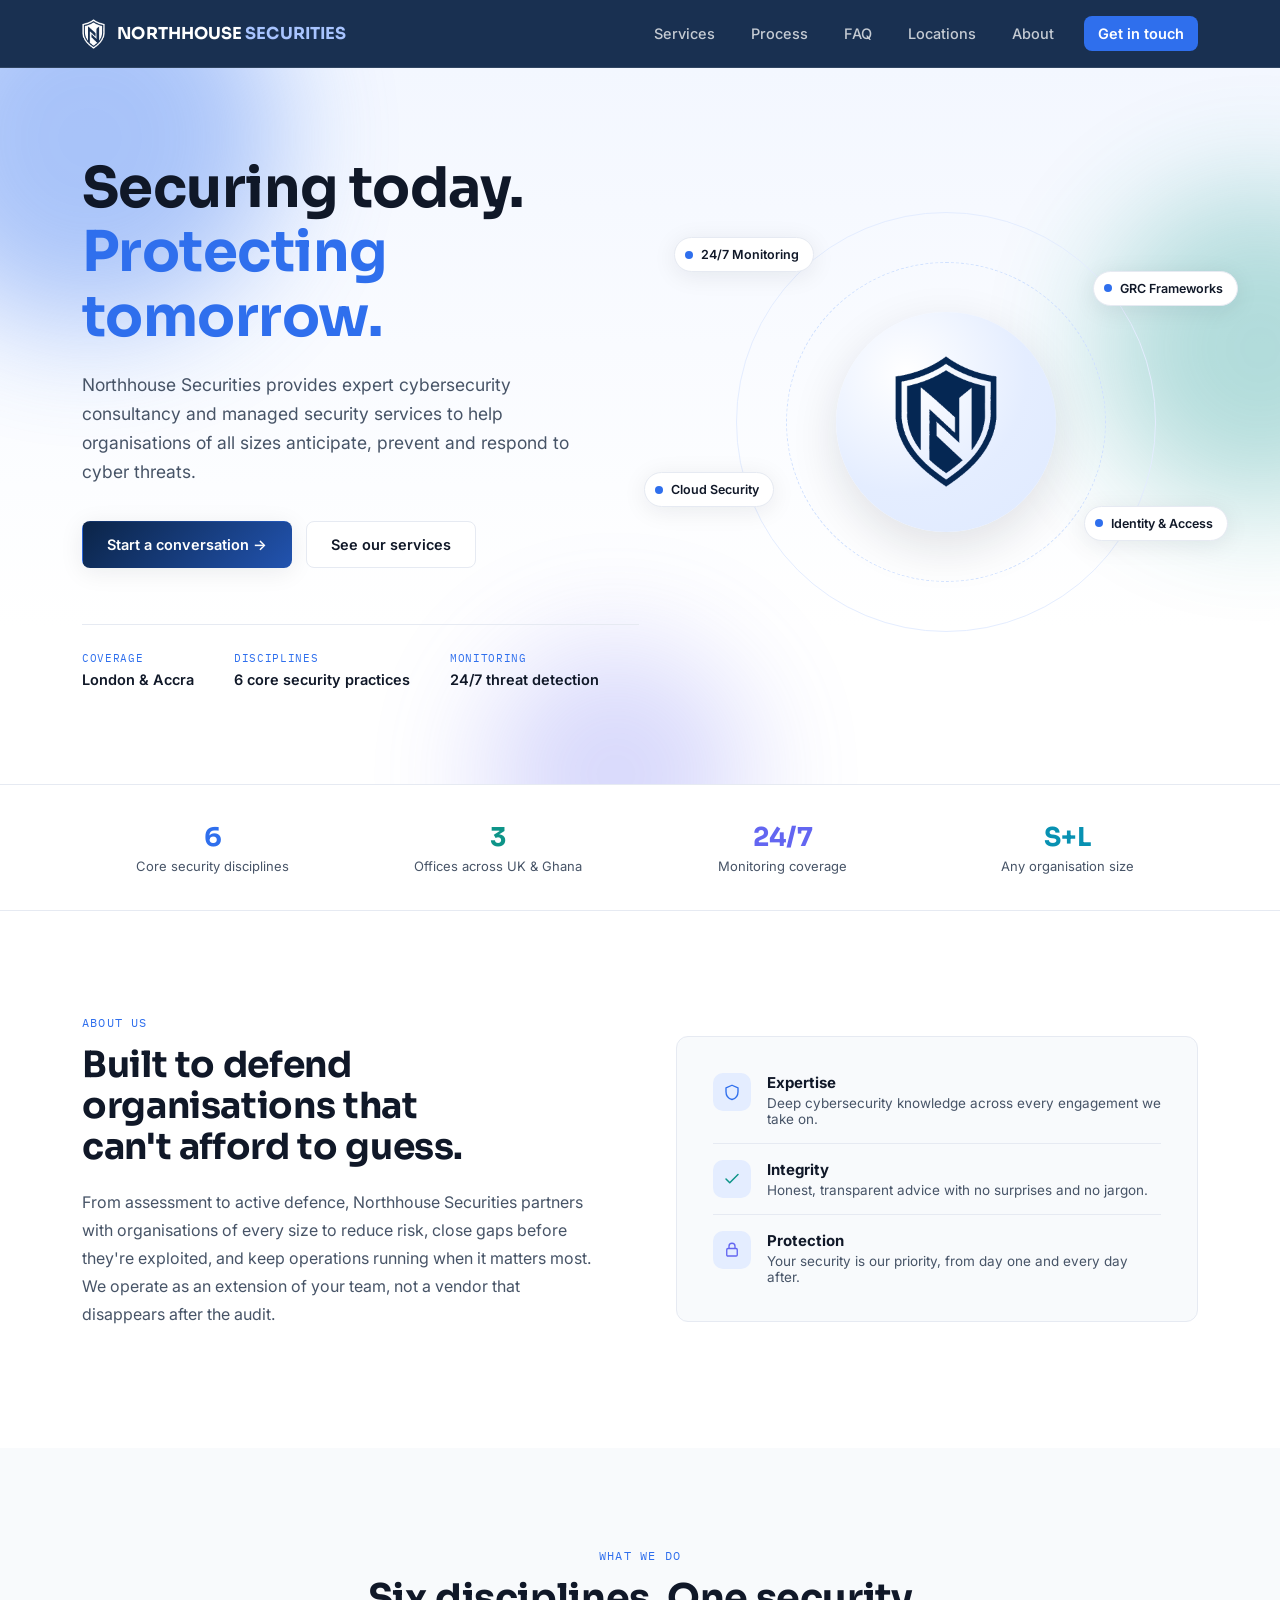
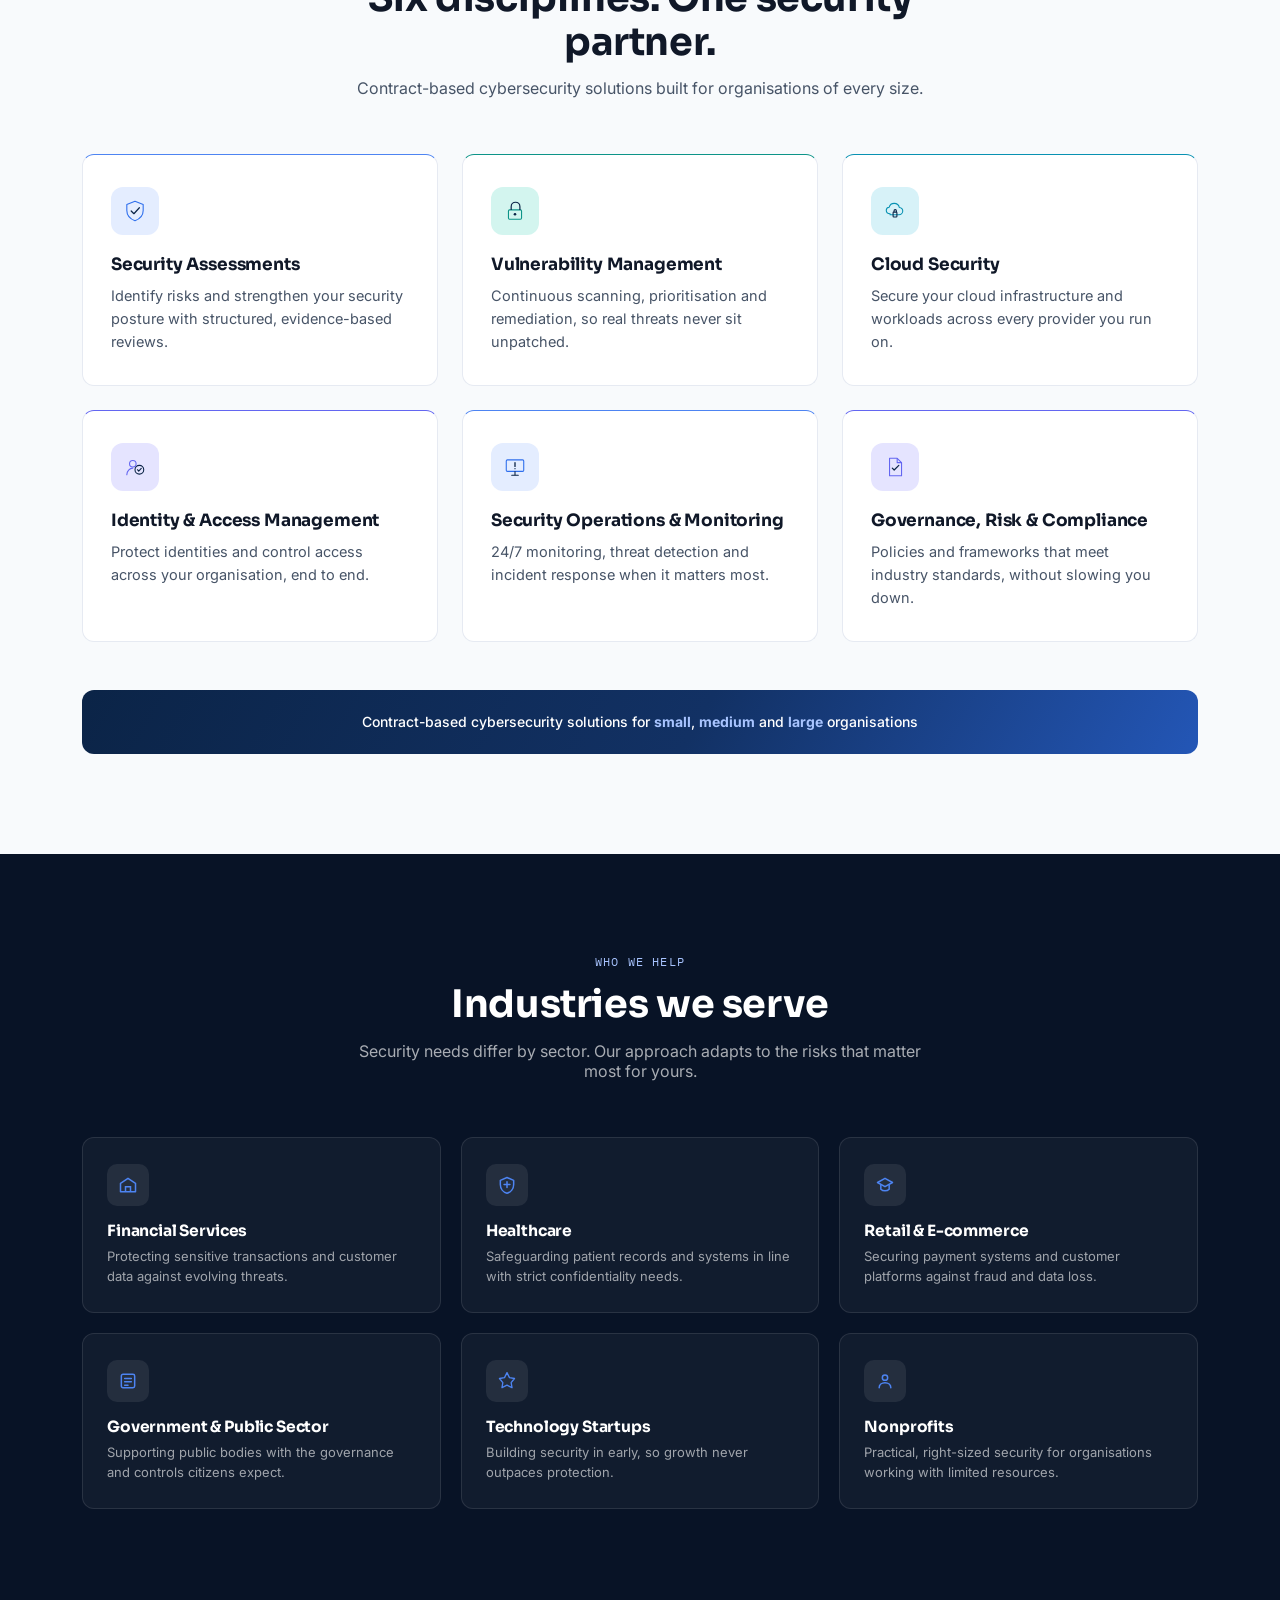
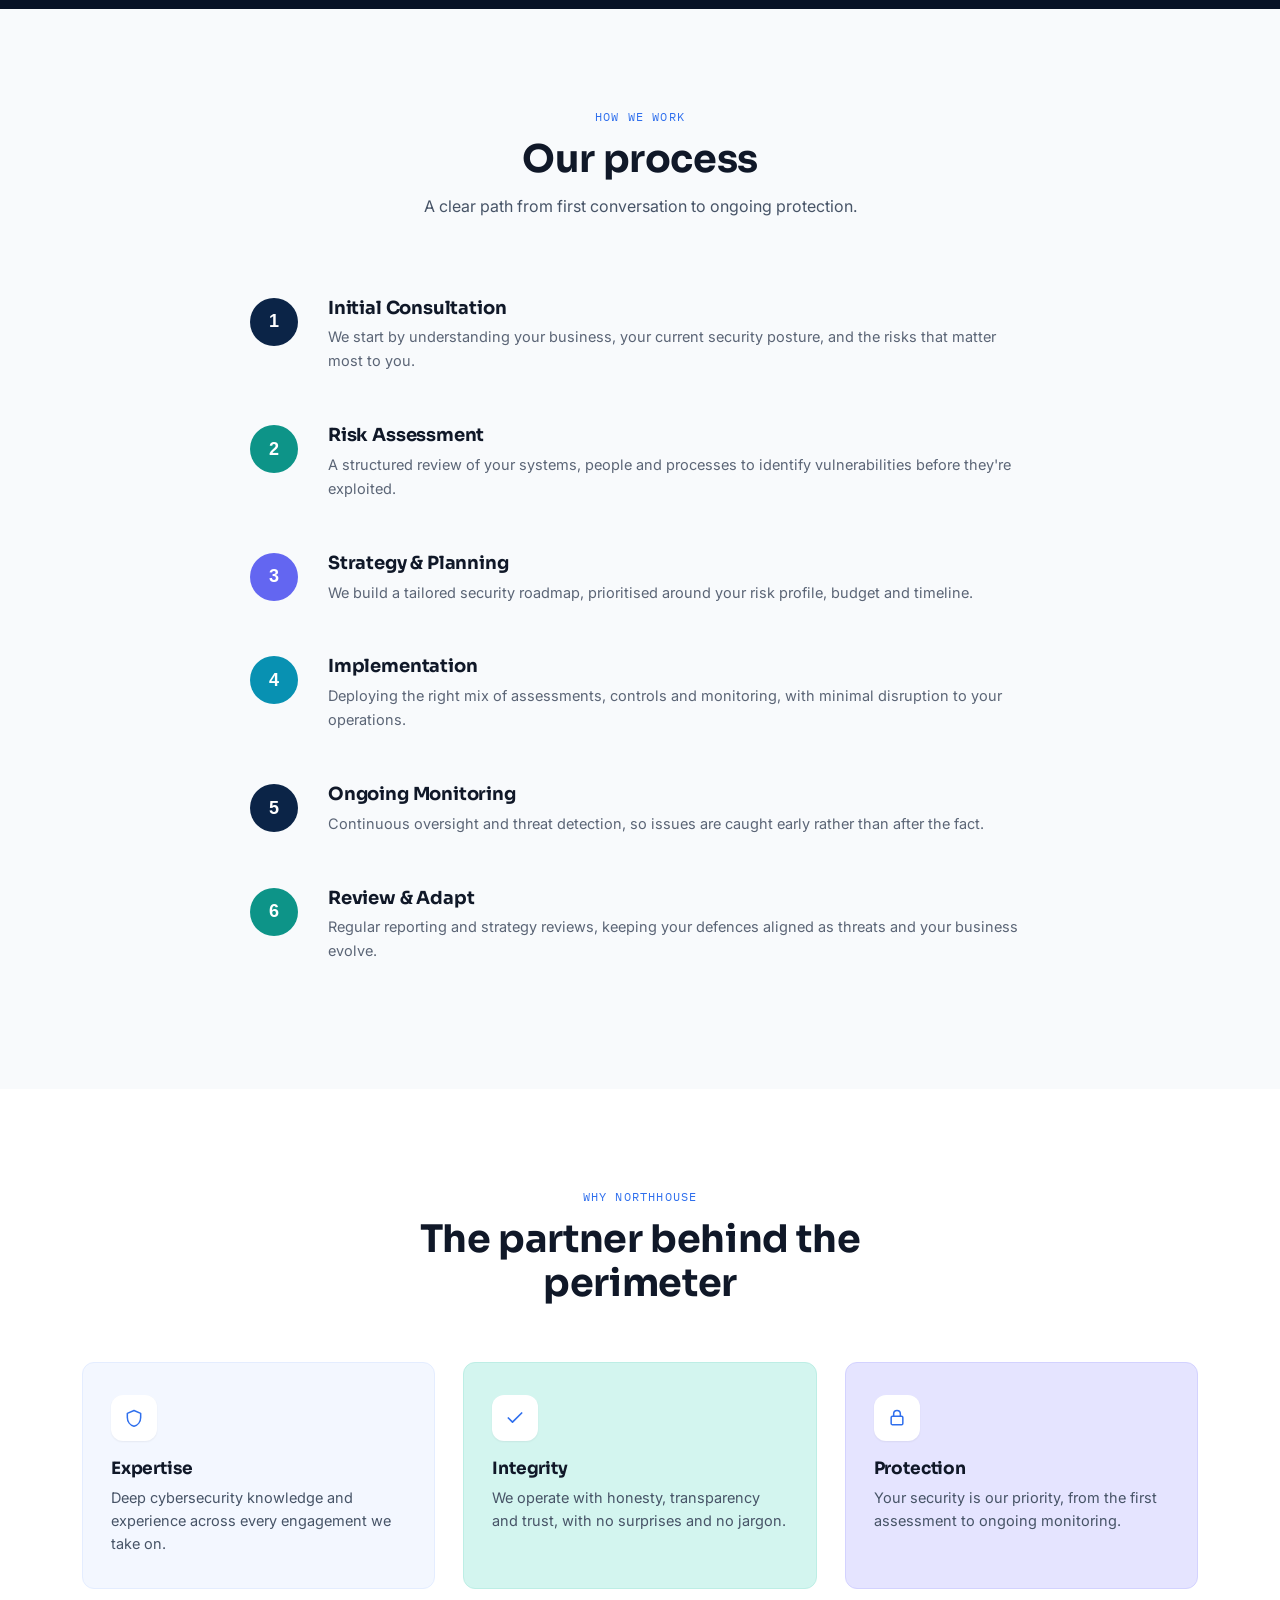
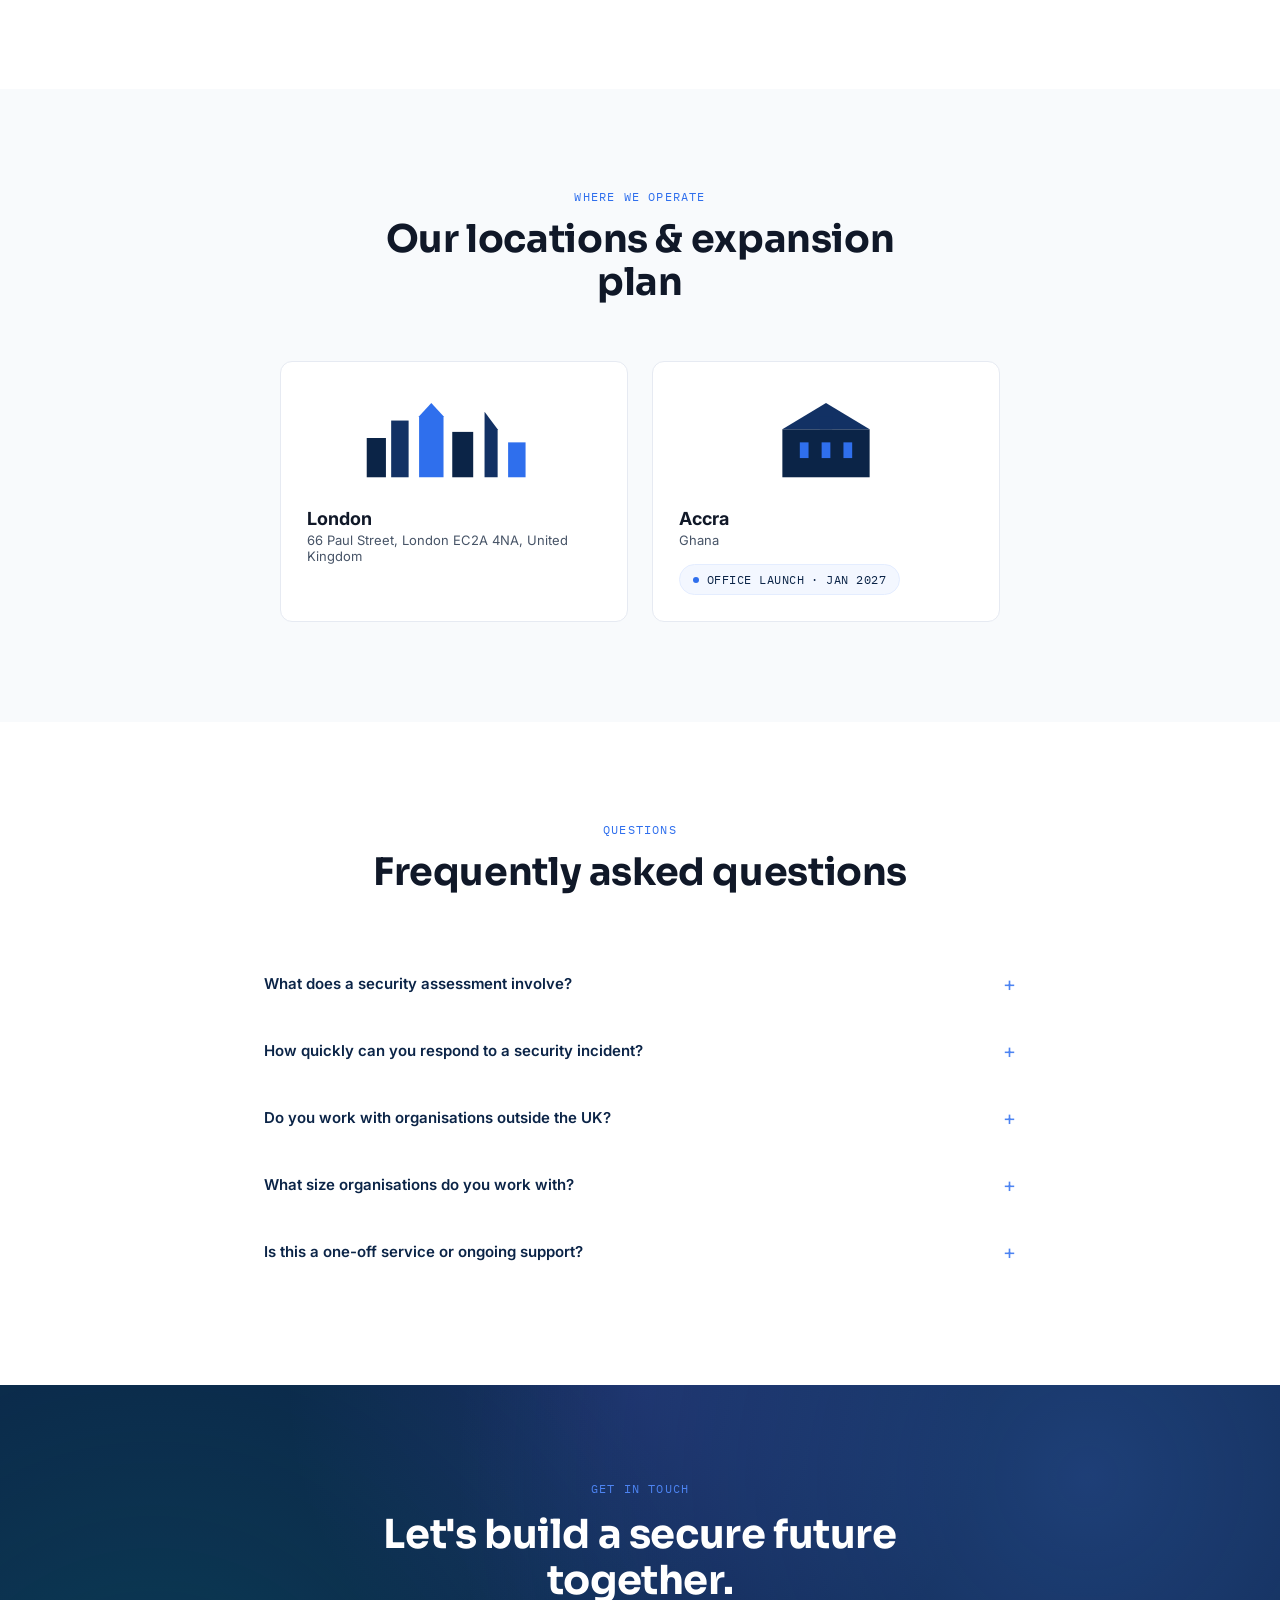
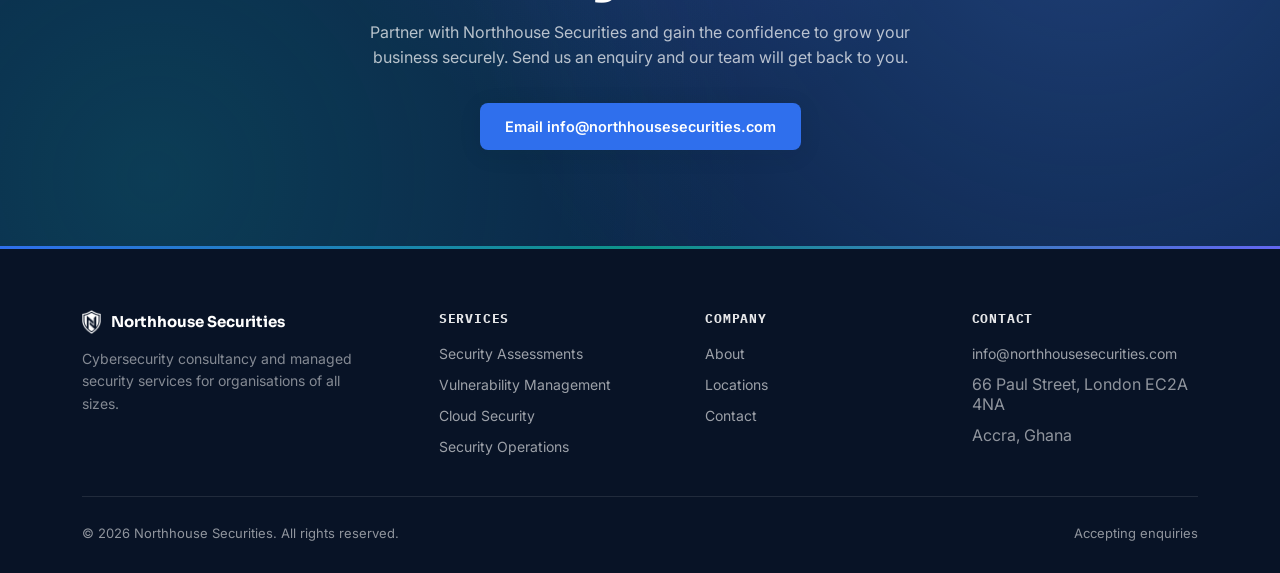
<file: index.html>
<!DOCTYPE html>
<html lang="en">
<head>
<meta charset="UTF-8">
<meta name="viewport" content="width=device-width, initial-scale=1.0">
<title>Northhouse Securities: Cybersecurity Consultancy &amp; Managed Security Services</title>
<meta name="description" content="Northhouse Securities provides expert cybersecurity consultancy and managed security services to help organisations of all sizes anticipate, prevent and respond to cyber threats.">
<link rel="icon" type="image/png" href="assets/logo.png">

<link rel="preconnect" href="https://fonts.googleapis.com">
<link rel="preconnect" href="https://fonts.gstatic.com" crossorigin>
<link href="https://fonts.googleapis.com/css2?family=Sora:wght@600;700;800&family=Inter:wght@400;500;600;700&family=IBM+Plex+Mono:wght@500;600&display=swap" rel="stylesheet">

<link rel="stylesheet" href="styles.css">
</head>
<body>

<header class="site-nav">
  <div class="nav-inner">
    <a href="#top" class="brand">
      <img src="assets/logo-light.png" alt="Northhouse Securities shield logo">
      <span class="brand-name">NORTHHOUSE <span>SECURITIES</span></span>
    </a>
    <button class="nav-toggle" aria-label="Toggle navigation menu" aria-expanded="false">
      <span></span><span></span><span></span>
    </button>
    <nav class="primary">
      <a href="#services">Services</a>
      <a href="#process">Process</a>
      <a href="#faq">FAQ</a>
      <a href="#locations">Locations</a>
      <a href="#about">About</a>
      <a href="#contact" class="nav-cta">Get in touch</a>
    </nav>
  </div>
</header>

<main id="top">

  <!-- HERO -->
  <section class="hero">
    <div class="hero-blob blob-1" aria-hidden="true"></div>
    <div class="hero-blob blob-2" aria-hidden="true"></div>
    <div class="hero-blob blob-3" aria-hidden="true"></div>
    <div class="wrap hero-inner">
      <div>
        <h1>Securing today. <span class="accent">Protecting tomorrow.</span></h1>
        <p class="lede">Northhouse Securities provides expert cybersecurity consultancy and managed security services to help organisations of all sizes anticipate, prevent and respond to cyber threats.</p>
        <div class="hero-actions">
          <a href="#contact" class="btn btn-primary">Start a conversation →</a>
          <a href="#services" class="btn btn-ghost">See our services</a>
        </div>
        <div class="hero-meta">
          <div><div class="k">Coverage</div><div class="v">London &amp; Accra</div></div>
          <div><div class="k">Disciplines</div><div class="v">6 core security practices</div></div>
          <div><div class="k">Monitoring</div><div class="v">24/7 threat detection</div></div>
        </div>
      </div>
      <div class="hero-graphic" aria-hidden="true">
        <div class="hero-ring ring-1"></div>
        <div class="hero-ring ring-2"></div>
        <div class="hero-orb"><img src="assets/logo.png" alt=""></div>
        <div class="floating-chip chip-1"><span class="swatch"></span>24/7 Monitoring</div>
        <div class="floating-chip chip-2"><span class="swatch"></span>Cloud Security</div>
        <div class="floating-chip chip-3"><span class="swatch"></span>GRC Frameworks</div>
        <div class="floating-chip chip-4"><span class="swatch"></span>Identity &amp; Access</div>
      </div>
    </div>
  </section>

  <!-- FACT STRIP -->
  <section class="fact-strip">
    <div class="wrap">
      <div class="item"><div class="num">6</div><div class="lbl">Core security disciplines</div></div>
      <div class="item"><div class="num">3</div><div class="lbl">Offices across UK &amp; Ghana</div></div>
      <div class="item"><div class="num">24/7</div><div class="lbl">Monitoring coverage</div></div>
      <div class="item"><div class="num">S+L</div><div class="lbl">Any organisation size</div></div>
    </div>
  </section>

  <!-- MISSION -->
  <section class="mission" id="about">
    <div class="wrap mission-inner">
      <div data-reveal>
        <span class="tag">About us</span>
        <h2>Built to defend organisations that can't afford to guess.</h2>
        <p>From assessment to active defence, Northhouse Securities partners with organisations of every size to reduce risk, close gaps before they're exploited, and keep operations running when it matters most. We operate as an extension of your team, not a vendor that disappears after the audit.</p>
      </div>
      <div class="mission-card" data-reveal>
        <div class="row">
          <div class="icon-badge c-blue">
            <svg width="18" height="18" viewBox="0 0 24 24" fill="none"><path d="M12 3L20 6.5V11.5C20 16.5 16.6 20.7 12 22C7.4 20.7 4 16.5 4 11.5V6.5L12 3Z" stroke="currentColor" stroke-width="1.8" stroke-linejoin="round"/></svg>
          </div>
          <div>
            <div class="row-title">Expertise</div>
            <div class="row-sub">Deep cybersecurity knowledge across every engagement we take on.</div>
          </div>
        </div>
        <div class="row">
          <div class="icon-badge c-teal">
            <svg width="18" height="18" viewBox="0 0 24 24" fill="none"><path d="M4 12L9 17L20 6" stroke="currentColor" stroke-width="2" stroke-linecap="round" stroke-linejoin="round"/></svg>
          </div>
          <div>
            <div class="row-title">Integrity</div>
            <div class="row-sub">Honest, transparent advice with no surprises and no jargon.</div>
          </div>
        </div>
        <div class="row">
          <div class="icon-badge c-indigo">
            <svg width="18" height="18" viewBox="0 0 24 24" fill="none"><rect x="5" y="10" width="14" height="10" rx="1.5" stroke="currentColor" stroke-width="1.8"/><path d="M8 10V7A4 4 0 0 1 16 7V10" stroke="currentColor" stroke-width="1.8"/></svg>
          </div>
          <div>
            <div class="row-title">Protection</div>
            <div class="row-sub">Your security is our priority, from day one and every day after.</div>
          </div>
        </div>
      </div>
    </div>
  </section>

  <!-- SERVICES -->
  <section class="section services" id="services">
    <div class="wrap">
      <div class="section-head" data-reveal>
        <span class="tag">What we do</span>
        <h2>Six disciplines. One security partner.</h2>
        <p>Contract-based cybersecurity solutions built for organisations of every size.</p>
      </div>
      <div class="services-grid" data-reveal-group>
        <div class="service-card c-blue" data-reveal>
          <div class="icon-badge"><svg width="24" height="24" viewBox="0 0 44 44" fill="none"><path d="M22 4L37 10V21C37 30 30.5 36.5 22 40C13.5 36.5 7 30 7 21V10L22 4Z" stroke="currentColor" stroke-width="2" stroke-linejoin="round"/><path d="M15 22L20 27L30 16" stroke="#0B2447" stroke-width="2.2" stroke-linecap="round" stroke-linejoin="round"/></svg></div>
          <h3>Security Assessments</h3>
          <p>Identify risks and strengthen your security posture with structured, evidence-based reviews.</p>
        </div>
        <div class="service-card c-teal" data-reveal>
          <div class="icon-badge"><svg width="24" height="24" viewBox="0 0 44 44" fill="none"><rect x="10" y="20" width="24" height="17" rx="2" stroke="currentColor" stroke-width="2"/><path d="M15 20V14C15 9.5 18.5 6 23 6C27.5 6 31 9.5 31 14V20" stroke="#0B2447" stroke-width="2.2"/><circle cx="22" cy="28" r="2.4" fill="#0B2447"/></svg></div>
          <h3>Vulnerability Management</h3>
          <p>Continuous scanning, prioritisation and remediation, so real threats never sit unpatched.</p>
        </div>
        <div class="service-card c-cyan" data-reveal>
          <div class="icon-badge"><svg width="24" height="24" viewBox="0 0 44 44" fill="none"><path d="M13 27C9 27 6 24.2 6 20.8C6 17.7 8.4 15.2 11.4 15C12.4 10.9 16.1 8 20.5 8C25.2 8 29.1 11.3 29.9 15.6C33.4 15.9 36.2 18.7 36.2 22.2C36.2 25.9 33.1 29 29.3 29H13Z" stroke="currentColor" stroke-width="2" stroke-linejoin="round"/><rect x="18.5" y="24" width="7" height="9" rx="1.4" stroke="#0B2447" stroke-width="2"/><path d="M20.2 24V21.8C20.2 20.5 21.2 19.5 22.4 19.5C23.6 19.5 24.6 20.5 24.6 21.8V24" stroke="#0B2447" stroke-width="2"/></svg></div>
          <h3>Cloud Security</h3>
          <p>Secure your cloud infrastructure and workloads across every provider you run on.</p>
        </div>
        <div class="service-card c-indigo" data-reveal>
          <div class="icon-badge"><svg width="24" height="24" viewBox="0 0 44 44" fill="none"><circle cx="18" cy="16" r="6" stroke="currentColor" stroke-width="2"/><path d="M7 36C7 29.4 12.2 24 18 24" stroke="currentColor" stroke-width="2" stroke-linecap="round"/><circle cx="30" cy="27" r="8" stroke="#0B2447" stroke-width="2"/><path d="M26.5 27L28.8 29.5L33.5 24.5" stroke="#0B2447" stroke-width="2" stroke-linecap="round" stroke-linejoin="round"/></svg></div>
          <h3>Identity &amp; Access Management</h3>
          <p>Protect identities and control access across your organisation, end to end.</p>
        </div>
        <div class="service-card c-blue" data-reveal>
          <div class="icon-badge"><svg width="24" height="24" viewBox="0 0 44 44" fill="none"><rect x="6" y="9" width="32" height="21" rx="2" stroke="currentColor" stroke-width="2"/><path d="M16 37H28" stroke="#0B2447" stroke-width="2" stroke-linecap="round"/><path d="M22 30V37" stroke="#0B2447" stroke-width="2"/><path d="M22 14V21M22 25V25.1" stroke="#0B2447" stroke-width="2.4" stroke-linecap="round"/></svg></div>
          <h3>Security Operations &amp; Monitoring</h3>
          <p>24/7 monitoring, threat detection and incident response when it matters most.</p>
        </div>
        <div class="service-card c-indigo" data-reveal>
          <div class="icon-badge"><svg width="24" height="24" viewBox="0 0 44 44" fill="none"><path d="M12 6H26L34 14V38H12V6Z" stroke="currentColor" stroke-width="2" stroke-linejoin="round"/><path d="M26 6V14H34" stroke="currentColor" stroke-width="2" stroke-linejoin="round"/><path d="M17 24L20.5 27.5L29 19" stroke="#0B2447" stroke-width="2.2" stroke-linecap="round" stroke-linejoin="round"/></svg></div>
          <h3>Governance, Risk &amp; Compliance</h3>
          <p>Policies and frameworks that meet industry standards, without slowing you down.</p>
        </div>
      </div>
      <div class="contract-banner" data-reveal>Contract-based cybersecurity solutions for <strong>small</strong>, <strong>medium</strong> and <strong>large</strong> organisations</div>
    </div>
  </section>

  <!-- INDUSTRIES -->
  <section class="section industries" id="industries">
    <div class="wrap">
      <div class="section-head" data-reveal>
        <span class="tag">Who we help</span>
        <h2>Industries we serve</h2>
        <p>Security needs differ by sector. Our approach adapts to the risks that matter most for yours.</p>
      </div>
      <div class="industries-grid" data-reveal-group>
        <div class="industry-card" data-reveal>
          <div class="icon-badge"><svg width="20" height="20" viewBox="0 0 24 24" fill="none"><path d="M3 10L12 4L21 10V20H3V10Z" stroke="#4D84F2" stroke-width="1.8" stroke-linejoin="round"/><path d="M9 20V14H15V20" stroke="#4D84F2" stroke-width="1.8"/></svg></div>
          <h3>Financial Services</h3>
          <p>Protecting sensitive transactions and customer data against evolving threats.</p>
        </div>
        <div class="industry-card" data-reveal>
          <div class="icon-badge"><svg width="20" height="20" viewBox="0 0 24 24" fill="none"><path d="M12 3L20 6.5V11.5C20 16.5 16.6 20.7 12 22C7.4 20.7 4 16.5 4 11.5V6.5L12 3Z" stroke="#4D84F2" stroke-width="1.8" stroke-linejoin="round"/><path d="M12 8V15M8.5 11.5H15.5" stroke="#4D84F2" stroke-width="1.8" stroke-linecap="round"/></svg></div>
          <h3>Healthcare</h3>
          <p>Safeguarding patient records and systems in line with strict confidentiality needs.</p>
        </div>
        <div class="industry-card" data-reveal>
          <div class="icon-badge"><svg width="20" height="20" viewBox="0 0 24 24" fill="none"><path d="M3 9L12 4L21 9L12 14L3 9Z" stroke="#4D84F2" stroke-width="1.8" stroke-linejoin="round"/><path d="M7 12V17C7 17 9 19 12 19C15 19 17 17 17 17V12" stroke="#4D84F2" stroke-width="1.8" stroke-linejoin="round"/></svg></div>
          <h3>Retail &amp; E-commerce</h3>
          <p>Securing payment systems and customer platforms against fraud and data loss.</p>
        </div>
        <div class="industry-card" data-reveal>
          <div class="icon-badge"><svg width="20" height="20" viewBox="0 0 24 24" fill="none"><rect x="4" y="4" width="16" height="16" rx="2" stroke="#4D84F2" stroke-width="1.8"/><path d="M8 9H16M8 13H16M8 17H12" stroke="#4D84F2" stroke-width="1.8" stroke-linecap="round"/></svg></div>
          <h3>Government &amp; Public Sector</h3>
          <p>Supporting public bodies with the governance and controls citizens expect.</p>
        </div>
        <div class="industry-card" data-reveal>
          <div class="icon-badge"><svg width="20" height="20" viewBox="0 0 24 24" fill="none"><path d="M12 2L15 8L21 9L17 14L18 20L12 17L6 20L7 14L3 9L9 8L12 2Z" stroke="#4D84F2" stroke-width="1.6" stroke-linejoin="round"/></svg></div>
          <h3>Technology Startups</h3>
          <p>Building security in early, so growth never outpaces protection.</p>
        </div>
        <div class="industry-card" data-reveal>
          <div class="icon-badge"><svg width="20" height="20" viewBox="0 0 24 24" fill="none"><circle cx="12" cy="8" r="3.2" stroke="#4D84F2" stroke-width="1.8"/><path d="M5 20C5 16.5 8.1 14 12 14C15.9 14 19 16.5 19 20" stroke="#4D84F2" stroke-width="1.8" stroke-linecap="round"/></svg></div>
          <h3>Nonprofits</h3>
          <p>Practical, right-sized security for organisations working with limited resources.</p>
        </div>
      </div>
    </div>
  </section>

  <!-- PROCESS -->
  <section class="section process" id="process">
    <div class="wrap">
      <div class="section-head" data-reveal>
        <span class="tag">How we work</span>
        <h2>Our process</h2>
        <p>A clear path from first conversation to ongoing protection.</p>
      </div>
      <div class="process-list">
        <div class="process-item" data-reveal>
          <div class="step-num">1</div>
          <div>
            <h3>Initial Consultation</h3>
            <p>We start by understanding your business, your current security posture, and the risks that matter most to you.</p>
          </div>
        </div>
        <div class="process-item step-teal" data-reveal>
          <div class="step-num">2</div>
          <div>
            <h3>Risk Assessment</h3>
            <p>A structured review of your systems, people and processes to identify vulnerabilities before they're exploited.</p>
          </div>
        </div>
        <div class="process-item step-indigo" data-reveal>
          <div class="step-num">3</div>
          <div>
            <h3>Strategy &amp; Planning</h3>
            <p>We build a tailored security roadmap, prioritised around your risk profile, budget and timeline.</p>
          </div>
        </div>
        <div class="process-item step-cyan" data-reveal>
          <div class="step-num">4</div>
          <div>
            <h3>Implementation</h3>
            <p>Deploying the right mix of assessments, controls and monitoring, with minimal disruption to your operations.</p>
          </div>
        </div>
        <div class="process-item" data-reveal>
          <div class="step-num">5</div>
          <div>
            <h3>Ongoing Monitoring</h3>
            <p>Continuous oversight and threat detection, so issues are caught early rather than after the fact.</p>
          </div>
        </div>
        <div class="process-item step-teal" data-reveal>
          <div class="step-num">6</div>
          <div>
            <h3>Review &amp; Adapt</h3>
            <p>Regular reporting and strategy reviews, keeping your defences aligned as threats and your business evolve.</p>
          </div>
        </div>
      </div>
    </div>
  </section>

  <!-- VALUES -->
  <section class="section values">
    <div class="wrap">
      <div class="section-head" data-reveal>
        <span class="tag">Why Northhouse</span>
        <h2>The partner behind the perimeter</h2>
      </div>
      <div class="values-grid" data-reveal-group>
        <div class="value-card c-blue" data-reveal>
          <div class="icon-badge"><svg width="20" height="20" viewBox="0 0 24 24" fill="none"><path d="M12 3L20 6.5V11.5C20 16.5 16.6 20.7 12 22C7.4 20.7 4 16.5 4 11.5V6.5L12 3Z" stroke="currentColor" stroke-width="1.8" stroke-linejoin="round"/></svg></div>
          <h3>Expertise</h3>
          <p>Deep cybersecurity knowledge and experience across every engagement we take on.</p>
        </div>
        <div class="value-card c-teal" data-reveal>
          <div class="icon-badge"><svg width="20" height="20" viewBox="0 0 24 24" fill="none"><path d="M4 12L9 17L20 6" stroke="currentColor" stroke-width="2" stroke-linecap="round" stroke-linejoin="round"/></svg></div>
          <h3>Integrity</h3>
          <p>We operate with honesty, transparency and trust, with no surprises and no jargon.</p>
        </div>
        <div class="value-card c-indigo" data-reveal>
          <div class="icon-badge"><svg width="20" height="20" viewBox="0 0 24 24" fill="none"><rect x="5" y="10" width="14" height="10" rx="1.5" stroke="currentColor" stroke-width="1.8"/><path d="M8 10V7A4 4 0 0 1 16 7V10" stroke="currentColor" stroke-width="1.8"/></svg></div>
          <h3>Protection</h3>
          <p>Your security is our priority, from the first assessment to ongoing monitoring.</p>
        </div>
      </div>
    </div>
  </section>

  <!-- LOCATIONS -->
  <section class="section locations" id="locations">
    <div class="wrap">
      <div class="section-head" data-reveal>
        <span class="tag">Where we operate</span>
        <h2>Our locations &amp; expansion plan</h2>
      </div>
      <div class="timeline" data-reveal-group>
        <div class="stop" data-reveal>
          <svg class="skyline" viewBox="0 0 220 110" fill="none" xmlns="http://www.w3.org/2000/svg">
            <rect x="10" y="55" width="22" height="45" fill="#0B2447"/>
            <rect x="38" y="35" width="20" height="65" fill="#123164"/>
            <polygon points="70,100 70,30 84,15 98,30 98,100" fill="#2F6FED"/>
            <rect x="108" y="48" width="24" height="52" fill="#0B2447"/>
            <polygon points="145,100 145,25 160,45 160,100" fill="#123164"/>
            <rect x="172" y="60" width="20" height="40" fill="#2F6FED"/>
          </svg>
          <div class="city">London</div>
          <div class="country">66 Paul Street, London EC2A 4NA, United Kingdom</div>
        </div>
        <div class="stop" data-reveal>
          <svg class="skyline" viewBox="0 0 220 110" fill="none" xmlns="http://www.w3.org/2000/svg">
            <rect x="60" y="45" width="100" height="55" fill="#0B2447"/>
            <polygon points="60,45 110,15 160,45" fill="#123164"/>
            <rect x="80" y="60" width="10" height="18" fill="#2F6FED"/>
            <rect x="105" y="60" width="10" height="18" fill="#2F6FED"/>
            <rect x="130" y="60" width="10" height="18" fill="#2F6FED"/>
            <rect x="103" y="30" width="14" height="15" fill="#123164"/>
          </svg>
          <div class="city">Accra</div>
          <div class="country">Ghana</div>
          <div class="launch-tag"><span class="dot"></span> Office launch · Jan 2027</div>
        </div>
      </div>
    </div>
  </section>

  <!-- FAQ -->
  <section class="section faq" id="faq">
    <div class="wrap">
      <div class="section-head" data-reveal>
        <span class="tag">Questions</span>
        <h2>Frequently asked questions</h2>
      </div>
      <div class="faq-list">
        <div class="faq-item">
          <button class="faq-question">What does a security assessment involve?<span class="plus">+</span></button>
          <div class="faq-answer"><div class="faq-answer-inner">We review your systems, infrastructure and processes to identify vulnerabilities, then provide a clear, prioritised report with practical recommendations, not just a list of problems.</div></div>
        </div>
        <div class="faq-item">
          <button class="faq-question">How quickly can you respond to a security incident?<span class="plus">+</span></button>
          <div class="faq-answer"><div class="faq-answer-inner">Response times depend on the nature of the engagement and what's agreed in your contract. We talk through expected response times upfront, so there's no ambiguity if something urgent comes up.</div></div>
        </div>
        <div class="faq-item">
          <button class="faq-question">Do you work with organisations outside the UK?<span class="plus">+</span></button>
          <div class="faq-answer"><div class="faq-answer-inner">Yes. With offices in London and Accra, and remote consultations available, location isn't a barrier to working with us.</div></div>
        </div>
        <div class="faq-item">
          <button class="faq-question">What size organisations do you work with?<span class="plus">+</span></button>
          <div class="faq-answer"><div class="faq-answer-inner">We work on a contract basis with small, medium and large organisations alike. Our approach scales to fit your size, budget and risk profile.</div></div>
        </div>
        <div class="faq-item">
          <button class="faq-question">Is this a one-off service or ongoing support?<span class="plus">+</span></button>
          <div class="faq-answer"><div class="faq-answer-inner">Both are available. Some clients need a single assessment, others want continuous monitoring and support. We'll help you figure out which fits your situation.</div></div>
        </div>
      </div>
    </div>
  </section>

  <!-- CTA / CONTACT -->
  <section class="cta-section" id="contact">
    <div class="wrap cta-inner">
      <span class="tag">Get in touch</span>
      <h2>Let's build a secure future together.</h2>
      <p>Partner with Northhouse Securities and gain the confidence to grow your business securely. Send us an enquiry and our team will get back to you.</p>
      <div class="cta-actions">
        <a href="mailto:info@northhousesecurities.com" class="btn btn-primary">Email info@northhousesecurities.com</a>
      </div>
    </div>
  </section>

</main>

<footer>
  <div class="wrap">
    <div class="footer-grid">
      <div>
        <div class="footer-brand">
          <img src="assets/logo-light.png" alt="Northhouse Securities">
          <span>Northhouse Securities</span>
        </div>
        <p class="footer-desc">Cybersecurity consultancy and managed security services for organisations of all sizes.</p>
      </div>
      <div class="footer-col">
        <h4>Services</h4>
        <ul>
          <li><a href="#services">Security Assessments</a></li>
          <li><a href="#services">Vulnerability Management</a></li>
          <li><a href="#services">Cloud Security</a></li>
          <li><a href="#services">Security Operations</a></li>
        </ul>
      </div>
      <div class="footer-col">
        <h4>Company</h4>
        <ul>
          <li><a href="#about">About</a></li>
          <li><a href="#locations">Locations</a></li>
          <li><a href="#contact">Contact</a></li>
        </ul>
      </div>
      <div class="footer-col">
        <h4>Contact</h4>
        <ul>
          <li><a href="mailto:info@northhousesecurities.com">info@northhousesecurities.com</a></li>
          <li>66 Paul Street, London EC2A 4NA</li>
          <li>Accra, Ghana</li>
        </ul>
      </div>
    </div>
    <div class="footer-bottom">
      <div>© 2026 Northhouse Securities. All rights reserved.</div>
      <div>Accepting enquiries</div>
    </div>
  </div>
</footer>

<script src="script.js"></script>
</body>
</html>
</file>
<file: styles.css>
:root{
  --navy-950:#081326;
  --navy-900:#0b2447;
  --navy-800:#123164;
  --navy-700:#1a4080;
  --blue-600:#2f6fed;
  --blue-500:#4d84f2;
  --blue-300:#a8c4ff;
  --blue-100:#e4edff;
  --blue-50:#f3f7ff;
  --teal-600:#0d9488;
  --teal-100:#d3f5ef;
  --indigo-600:#6366f1;
  --indigo-100:#e5e4ff;
  --cyan-600:#0891b2;
  --cyan-100:#d7f2f8;
  --slate-900:#101828;
  --slate-600:#475467;
  --slate-400:#98a2b3;
  --border:#e6eaf2;
  --gray-50:#f8fafc;
  --white:#ffffff;
  --radius:12px;
  --radius-sm:8px;
  --maxw:1180px;
  --shadow-sm: 0 1px 2px rgba(16,24,40,0.06);
  --shadow-md: 0 4px 24px rgba(16,24,40,0.08);
  --shadow-lg: 0 16px 48px rgba(16,24,40,0.12);
}

*,*::before,*::after{ box-sizing:border-box; }
html{ scroll-behavior:smooth; }
@media (prefers-reduced-motion: reduce){
  html{ scroll-behavior:auto; }
  *{ animation-duration:0.001ms !important; animation-iteration-count:1 !important; transition-duration:0.001ms !important; }
}

body{
  margin:0;
  font-family:'Inter', sans-serif;
  color:var(--slate-600);
  background:var(--white);
  -webkit-font-smoothing:antialiased;
}

h1,h2,h3{
  font-family:'Sora', sans-serif;
  color:var(--slate-900);
  line-height:1.15;
  margin:0;
  letter-spacing:-0.01em;
  font-weight:700;
}

.mono{
  font-family:'IBM Plex Mono', monospace;
  letter-spacing:0.06em;
}

a{ color:inherit; }
img{ max-width:100%; display:block; }

.wrap{
  max-width:var(--maxw);
  margin:0 auto;
  padding:0 32px;
}

:focus-visible{
  outline:3px solid var(--blue-500);
  outline-offset:3px;
}

/* ---------- NAV ---------- */
header.site-nav{
  position:sticky;
  top:0;
  z-index:50;
  background:rgba(11,36,71,0.94);
  backdrop-filter:blur(10px);
  border-bottom:1px solid rgba(255,255,255,0.1);
}
.nav-inner{
  max-width:var(--maxw);
  margin:0 auto;
  padding:16px 32px;
  display:flex;
  align-items:center;
  justify-content:space-between;
}
.brand{
  display:flex;
  align-items:center;
  gap:12px;
  color:var(--white);
  text-decoration:none;
}
.brand img{ height:30px; width:auto; }
.brand-name{
  font-family:'Sora', sans-serif;
  font-weight:700;
  font-size:16.5px;
  letter-spacing:0.005em;
  color:var(--white);
}
.brand-name span{ color:var(--blue-300); }

nav.primary{ display:flex; align-items:center; gap:8px; }
nav.primary a{
  position:relative;
  color:rgba(255,255,255,0.75);
  text-decoration:none;
  font-size:14.5px;
  font-weight:500;
  padding:9px 14px;
  border-radius:var(--radius-sm);
  transition:color .15s ease, background .15s ease;
}
nav.primary a:not(.nav-cta)::after{
  content:"";
  position:absolute;
  left:14px; right:14px;
  bottom:4px;
  height:2px;
  background:var(--blue-300);
  border-radius:2px;
  transform:scaleX(0);
  transform-origin:left;
  transition:transform .2s ease;
}
nav.primary a:not(.nav-cta):hover{ color:var(--white); }
nav.primary a:not(.nav-cta):hover::after{ transform:scaleX(1); }
.nav-cta{
  background:var(--blue-600) !important;
  color:var(--white) !important;
  margin-left:8px;
  font-weight:600 !important;
}
.nav-cta:hover{ background:var(--blue-500) !important; }

.nav-toggle{
  display:none;
  background:none;
  border:1px solid rgba(255,255,255,0.25);
  border-radius:var(--radius-sm);
  width:40px;
  height:36px;
  padding:0;
  cursor:pointer;
  flex-direction:column;
  align-items:center;
  justify-content:center;
  gap:5px;
}
.nav-toggle span{
  display:block;
  width:18px;
  height:2px;
  background:var(--white);
  transition:transform .2s ease, opacity .2s ease;
}
.nav-toggle[aria-expanded="true"] span:nth-child(1){ transform:translateY(7px) rotate(45deg); }
.nav-toggle[aria-expanded="true"] span:nth-child(2){ opacity:0; }
.nav-toggle[aria-expanded="true"] span:nth-child(3){ transform:translateY(-7px) rotate(-45deg); }

/* ---------- HERO ---------- */
.hero{
  position:relative;
  background:linear-gradient(180deg, var(--blue-50) 0%, var(--white) 78%);
  overflow:hidden;
  padding:88px 0 96px;
}
.hero-blob{
  position:absolute;
  border-radius:50%;
  filter:blur(60px);
  opacity:0.45;
  pointer-events:none;
  z-index:1;
  animation:blob-drift 14s ease-in-out infinite;
}
.blob-1{ width:380px; height:380px; top:-120px; left:-100px; background:var(--blue-500); }
.blob-2{ width:320px; height:320px; top:120px; right:-140px; background:var(--teal-600); opacity:0.3; animation-delay:2s; }
.blob-3{ width:260px; height:260px; bottom:-120px; left:38%; background:var(--indigo-600); opacity:0.25; animation-delay:4s; }
@keyframes blob-drift{
  0%,100%{ transform:translate(0,0) scale(1); }
  50%{ transform:translate(24px,-18px) scale(1.08); }
}
.hero-inner{
  display:grid;
  grid-template-columns:1.05fr 0.95fr;
  gap:56px;
  align-items:center;
  position:relative;
  z-index:2;
}

/* ---------- COLOR ACCENTS ---------- */
.icon-badge{ color:var(--blue-600); }
.c-blue{ background:var(--blue-100); color:var(--blue-600); }
.c-teal{ background:var(--teal-100); color:var(--teal-600); }
.c-indigo{ background:var(--indigo-100); color:var(--indigo-600); }
.c-cyan{ background:var(--cyan-100); color:var(--cyan-600); }

.service-card{ border-top:3px solid transparent; }
.service-card.c-blue{ border-top-color:var(--blue-500); }
.service-card.c-teal{ border-top-color:var(--teal-600); }
.service-card.c-indigo{ border-top-color:var(--indigo-600); }
.service-card.c-cyan{ border-top-color:var(--cyan-600); }
.service-card.c-blue .icon-badge{ background:var(--blue-100); color:var(--blue-600); }
.service-card.c-teal .icon-badge{ background:var(--teal-100); color:var(--teal-600); }
.service-card.c-indigo .icon-badge{ background:var(--indigo-100); color:var(--indigo-600); }
.service-card.c-cyan .icon-badge{ background:var(--cyan-100); color:var(--cyan-600); }

.fact-strip .item:nth-child(1) .num{ color:var(--blue-600); }
.fact-strip .item:nth-child(2) .num{ color:var(--teal-600); }
.fact-strip .item:nth-child(3) .num{ color:var(--indigo-600); }
.fact-strip .item:nth-child(4) .num{ color:var(--cyan-600); }

/* ---------- SCROLL REVEAL ---------- */
[data-reveal]{
  opacity:0;
  transform:translateY(22px);
  transition:opacity .6s ease, transform .6s ease;
}
[data-reveal].in-view{ opacity:1; transform:translateY(0); }
[data-reveal-group] [data-reveal]:nth-child(1){ transition-delay:0s; }
[data-reveal-group] [data-reveal]:nth-child(2){ transition-delay:.08s; }
[data-reveal-group] [data-reveal]:nth-child(3){ transition-delay:.16s; }
[data-reveal-group] [data-reveal]:nth-child(4){ transition-delay:.24s; }
[data-reveal-group] [data-reveal]:nth-child(5){ transition-delay:.32s; }
[data-reveal-group] [data-reveal]:nth-child(6){ transition-delay:.4s; }
@media (prefers-reduced-motion: reduce){
  [data-reveal]{ opacity:1; transform:none; }
}
.eyebrow{
  display:inline-flex;
  align-items:center;
  gap:9px;
  font-family:'IBM Plex Mono', monospace;
  font-size:12px;
  letter-spacing:0.08em;
  text-transform:uppercase;
  color:var(--blue-600);
  background:var(--white);
  border:1px solid var(--blue-100);
  padding:7px 14px;
  border-radius:999px;
  margin-bottom:24px;
  box-shadow:var(--shadow-sm);
}
.eyebrow .dot{
  width:7px; height:7px; border-radius:50%;
  background:var(--blue-600);
  box-shadow:0 0 0 0 rgba(47,111,237,0.5);
  animation:pulse 2s infinite;
}
@keyframes pulse{
  0%{ box-shadow:0 0 0 0 rgba(47,111,237,0.45); }
  70%{ box-shadow:0 0 0 8px rgba(47,111,237,0); }
  100%{ box-shadow:0 0 0 0 rgba(47,111,237,0); }
}
.hero h1{
  font-size:clamp(36px, 4.6vw, 56px);
  max-width:15ch;
}
.hero h1 .accent{ color:var(--blue-600); }
.hero p.lede{
  font-size:17.5px;
  line-height:1.65;
  color:var(--slate-600);
  max-width:48ch;
  margin:22px 0 34px;
}
.hero-actions{ display:flex; gap:14px; flex-wrap:wrap; align-items:center; }
.btn{
  display:inline-flex;
  align-items:center;
  gap:8px;
  padding:14px 24px;
  border-radius:var(--radius-sm);
  font-family:'Inter', sans-serif;
  font-size:14.5px;
  font-weight:600;
  text-decoration:none;
  transition:transform .15s ease, background .15s ease, border-color .15s ease, box-shadow .15s ease;
  cursor:pointer;
  border:1px solid transparent;
}
.btn:hover{ transform:translateY(-1px); }
.btn-primary{
  background:linear-gradient(135deg, var(--navy-900) 0%, var(--blue-600) 100%);
  background-size:160% 160%;
  background-position:0% 0%;
  color:var(--white);
  box-shadow:var(--shadow-md);
  transition:background-position .4s ease, transform .15s ease, box-shadow .15s ease;
}
.btn-primary:hover{ background-position:100% 100%; box-shadow:0 8px 24px rgba(47,111,237,0.35); }
.btn-ghost{ border-color:var(--border); color:var(--slate-900); background:var(--white); }
.btn-ghost:hover{ border-color:var(--slate-400); }

.hero-meta{
  margin-top:56px;
  display:flex;
  gap:40px;
  flex-wrap:wrap;
  border-top:1px solid var(--border);
  padding-top:26px;
}
.hero-meta div .k{ font-size:11px; color:var(--blue-600); margin-bottom:6px; font-family:'IBM Plex Mono',monospace; letter-spacing:0.06em; text-transform:uppercase; }
.hero-meta div .v{ font-size:14.5px; font-weight:600; color:var(--slate-900); }

/* Hero graphic */
.hero-graphic{
  position:relative;
  height:420px;
  display:flex;
  align-items:center;
  justify-content:center;
}
.hero-ring{
  position:absolute;
  border-radius:50%;
  border:1px solid var(--blue-100);
}
.ring-1{ width:420px; height:420px; }
.ring-2{ width:320px; height:320px; border-style:dashed; border-color:#cfe0ff; }
.hero-orb{
  width:220px; height:220px;
  border-radius:50%;
  background:radial-gradient(circle at 32% 28%, #ffffff 0%, var(--blue-100) 55%, #dfeaff 100%);
  box-shadow:var(--shadow-lg);
  display:flex;
  align-items:center;
  justify-content:center;
}
.hero-orb img{ width:104px; height:auto; }
.floating-chip{
  position:absolute;
  display:flex;
  align-items:center;
  gap:8px;
  background:var(--white);
  border:1px solid var(--border);
  box-shadow:var(--shadow-md);
  border-radius:999px;
  padding:9px 14px 9px 10px;
  font-size:12.5px;
  font-weight:600;
  color:var(--slate-900);
  animation:float 5s ease-in-out infinite;
}
.floating-chip .swatch{ width:8px; height:8px; border-radius:50%; background:var(--blue-600); flex:none; }
.chip-1{ top:6%; left:-4%; animation-delay:0s; }
.chip-2{ top:62%; left:-10%; animation-delay:1.2s; }
.chip-3{ top:14%; right:-8%; animation-delay:0.6s; }
.chip-4{ top:70%; right:-6%; animation-delay:1.8s; }
@keyframes float{
  0%,100%{ transform:translateY(0); }
  50%{ transform:translateY(-10px); }
}

/* ---------- FACT STRIP ---------- */
.fact-strip{
  background:var(--white);
  border-top:1px solid var(--border);
  border-bottom:1px solid var(--border);
  padding:36px 0;
}
.fact-strip .wrap{
  display:grid;
  grid-template-columns:repeat(4,1fr);
  gap:24px;
}
.fact-strip .item{ text-align:center; }
.fact-strip .num{
  font-family:'Sora', sans-serif;
  font-weight:700;
  font-size:26px;
  color:var(--navy-900);
}
.fact-strip .lbl{ font-size:13px; color:var(--slate-600); margin-top:4px; }

/* ---------- MISSION ---------- */
.mission{ padding:104px 0; background:var(--white); }
.mission-inner{
  display:grid;
  grid-template-columns:1fr 1fr;
  gap:72px;
  align-items:center;
}
.mission .tag{
  font-family:'IBM Plex Mono', monospace;
  font-size:12px;
  letter-spacing:0.1em;
  color:var(--blue-600);
  text-transform:uppercase;
  display:block;
  margin-bottom:14px;
}
.mission h2{ font-size:clamp(26px,3.2vw,36px); max-width:15ch; margin-bottom:20px; }
.mission p{ font-size:16px; line-height:1.75; color:var(--slate-600); }
.mission-card{
  background:var(--gray-50);
  border:1px solid var(--border);
  border-radius:var(--radius);
  padding:36px;
}
.mission-card .row{
  display:flex;
  gap:16px;
  align-items:flex-start;
  padding:16px 0;
  border-bottom:1px solid var(--border);
}
.mission-card .row:last-child{ border-bottom:none; padding-bottom:0; }
.mission-card .row:first-child{ padding-top:0; }
.mission-card .icon-badge{
  width:38px; height:38px;
  border-radius:10px;
  background:var(--blue-100);
  display:flex; align-items:center; justify-content:center;
  flex:none;
}
.mission-card .row-title{ font-weight:700; color:var(--slate-900); font-size:15px; margin-bottom:3px; }
.mission-card .row-sub{ font-size:13.5px; color:var(--slate-600); }

/* ---------- SECTION HEAD ---------- */
.section{ padding:100px 0; }
.section-head{
  max-width:60ch;
  margin:0 auto 56px;
  text-align:center;
}
.section-head .tag{
  font-family:'IBM Plex Mono', monospace;
  font-size:12px;
  letter-spacing:0.1em;
  color:var(--blue-600);
  text-transform:uppercase;
  margin-bottom:14px;
  display:block;
}
.section-head h2{ font-size:clamp(28px,3.6vw,38px); }
.section-head p{ margin-top:14px; font-size:16px; color:var(--slate-600); }

/* ---------- SERVICES ---------- */
.services{ background:var(--gray-50); }
.services-grid{
  display:grid;
  grid-template-columns:repeat(3,1fr);
  gap:24px;
}
.service-card{
  background:var(--white);
  border:1px solid var(--border);
  border-radius:var(--radius);
  padding:32px 28px;
  transition:transform .18s ease, box-shadow .18s ease, border-color .18s ease;
}
.service-card:hover{ transform:translateY(-4px); box-shadow:var(--shadow-md); border-color:#d8e2f5; }
.service-card .icon-badge{
  width:48px; height:48px;
  border-radius:12px;
  background:var(--blue-100);
  display:flex; align-items:center; justify-content:center;
  margin-bottom:20px;
  transition:transform .25s ease;
}
.service-card:hover .icon-badge{ transform:scale(1.08) rotate(-4deg); }
.service-card h3{
  font-size:17px;
  font-weight:700;
  color:var(--slate-900);
  margin-bottom:9px;
}
.service-card p{
  font-size:14.5px;
  line-height:1.6;
  color:var(--slate-600);
  margin:0;
}

.contract-banner{
  margin-top:48px;
  background:linear-gradient(120deg, var(--navy-900) 0%, var(--navy-800) 55%, var(--blue-600) 130%);
  color:var(--white);
  padding:20px 32px;
  text-align:center;
  line-height:1.7;
  border-radius:var(--radius);
  font-size:14px;
  font-weight:500;
}
.contract-banner strong{ color:var(--blue-300); font-weight:700; }

/* ---------- INDUSTRIES ---------- */
.industries{ background:var(--navy-950); }
.industries .section-head .tag{ color:var(--blue-300); }
.industries .section-head h2{ color:var(--white); }
.industries .section-head p{ color:rgba(255,255,255,0.65); }
.industries-grid{
  display:grid;
  grid-template-columns:repeat(3,1fr);
  gap:20px;
}
.industry-card{
  background:rgba(255,255,255,0.04);
  border:1px solid rgba(255,255,255,0.1);
  border-radius:var(--radius);
  padding:26px 24px;
  transition:transform .18s ease, background .18s ease;
}
.industry-card:hover{ transform:translateY(-3px); background:rgba(255,255,255,0.07); }
.industry-card .icon-badge{
  width:42px; height:42px; border-radius:10px;
  background:rgba(255,255,255,0.08);
  display:flex; align-items:center; justify-content:center;
  margin-bottom:16px;
}
.industry-card h3{ color:var(--white); font-size:15.5px; margin-bottom:6px; }
.industry-card p{ font-size:13px; line-height:1.55; color:rgba(255,255,255,0.6); margin:0; }

/* ---------- PROCESS ---------- */
.process{ background:var(--gray-50); }
.process-list{ max-width:780px; margin:0 auto; }
.process-item{
  display:grid;
  grid-template-columns:56px 1fr;
  gap:22px;
  padding:26px 0;
  border-bottom:1px solid var(--gray-100);
}
.process-item:last-child{ border-bottom:none; }
.process-item .step-num{
  width:48px; height:48px; border-radius:50%;
  background:var(--navy-900); color:var(--white);
  display:flex; align-items:center; justify-content:center;
  font-family:'Archivo', sans-serif; font-weight:800; font-size:18px;
}
.process-item.step-teal .step-num{ background:var(--teal-600); }
.process-item.step-indigo .step-num{ background:var(--indigo-600); }
.process-item.step-cyan .step-num{ background:var(--cyan-600); }
.process-item h3{ font-size:18px; margin-bottom:7px; }
.process-item p{ font-size:14.5px; line-height:1.65; color:#5b6576; margin:0; }

/* ---------- FAQ ---------- */
.faq{ background:var(--white); }
.faq-list{
  max-width:800px; margin:0 auto;
  display:flex; flex-direction:column; gap:1px;
  background:var(--gray-100); border:1px solid var(--gray-100);
  border-radius:var(--radius); overflow:hidden;
}
.faq-item{ background:var(--white); }
.faq-question{
  width:100%; text-align:left; background:none; border:none; cursor:pointer;
  padding:21px 24px; display:flex; align-items:center; justify-content:space-between; gap:16px;
  font-family:'Inter',sans-serif; font-size:15px; font-weight:600; color:var(--navy-900);
}
.faq-question .plus{ font-size:20px; color:var(--blue-500); flex:none; transition:transform .2s ease; font-weight:400; }
.faq-item.open .faq-question .plus{ transform:rotate(45deg); }
.faq-answer{ max-height:0; overflow:hidden; transition:max-height .3s ease; }
.faq-item.open .faq-answer{ max-height:400px; }
.faq-answer-inner{ padding:0 24px 21px; font-size:14px; line-height:1.7; color:#5b6576; }

/* ---------- VALUES ---------- */
.values{ background:var(--white); }
.values-grid{
  display:grid;
  grid-template-columns:repeat(3,1fr);
  gap:28px;
}
.value-card{
  padding:32px 28px;
  border-radius:var(--radius);
  background:var(--blue-50);
  border:1px solid var(--blue-100);
  transition:transform .2s ease, box-shadow .2s ease;
}
.value-card:hover{ transform:translateY(-3px); box-shadow:var(--shadow-md); }
.value-card.c-teal{ background:var(--teal-100); border-color:#bdeee5; }
.value-card.c-indigo{ background:var(--indigo-100); border-color:#d3d2ff; }
.value-card .icon-badge{
  width:46px; height:46px;
  border-radius:12px;
  background:var(--white);
  box-shadow:var(--shadow-sm);
  display:flex; align-items:center; justify-content:center;
  margin-bottom:18px;
}
.value-card h3{ font-size:17px; margin-bottom:8px; }
.value-card p{ font-size:14.5px; line-height:1.6; color:var(--slate-600); margin:0; }

/* ---------- LOCATIONS ---------- */
.locations{ background:var(--gray-50); }
.timeline{
  display:grid;
  grid-template-columns:repeat(2,1fr);
  gap:24px;
  max-width:720px;
  margin:0 auto;
}
.stop{
  background:var(--white);
  border:1px solid var(--border);
  border-radius:var(--radius);
  padding:28px 26px 26px;
  position:relative;
}
.stop .skyline{
  width:100%;
  height:96px;
  margin-bottom:18px;
}
.stop .city{
  font-weight:700;
  font-size:18px;
  color:var(--slate-900);
  margin-bottom:3px;
}
.stop .country{
  font-size:13px;
  color:var(--slate-600);
  margin-bottom:16px;
}
.stop .launch-tag{
  display:inline-flex;
  align-items:center;
  gap:8px;
  font-family:'IBM Plex Mono', monospace;
  font-size:11.5px;
  letter-spacing:0.04em;
  text-transform:uppercase;
  color:var(--navy-900);
  background:var(--blue-50);
  border:1px solid var(--blue-100);
  padding:7px 13px;
  border-radius:999px;
}
.stop .launch-tag .dot{ width:6px; height:6px; border-radius:50%; background:var(--blue-600); }

/* ---------- CONTACT / CTA ---------- */
.cta-section{
  background:var(--navy-900);
  color:var(--white);
  padding:96px 0;
  position:relative;
  overflow:hidden;
}
.cta-section::before{
  content:"";
  position:absolute;
  inset:0;
  background:
    radial-gradient(circle at 85% 20%, rgba(79,132,242,0.28), transparent 55%),
    radial-gradient(circle at 12% 85%, rgba(13,148,136,0.22), transparent 50%),
    radial-gradient(circle at 50% 0%, rgba(99,102,241,0.18), transparent 45%);
  pointer-events:none;
  animation:cta-glow 10s ease-in-out infinite;
}
@keyframes cta-glow{
  0%,100%{ opacity:1; }
  50%{ opacity:0.7; }
}
.cta-inner{ position:relative; z-index:1; text-align:center; max-width:640px; margin:0 auto; }
.cta-inner .tag{
  font-family:'IBM Plex Mono', monospace;
  font-size:12px;
  letter-spacing:0.1em;
  color:var(--blue-500);
  text-transform:uppercase;
  display:block;
  margin-bottom:16px;
}
.cta-inner h2{ color:var(--white); font-size:clamp(28px,4vw,40px); margin-bottom:16px; }
.cta-inner p{ color:rgba(255,255,255,0.7); font-size:16px; line-height:1.6; margin-bottom:32px; }
.cta-inner .btn-primary{ background:var(--blue-600); }
.cta-inner .btn-primary:hover{ background:var(--blue-500); }
.cta-inner .btn-ghost{ background:transparent; border-color:rgba(255,255,255,0.25); color:var(--white); }
.cta-inner .btn-ghost:hover{ border-color:rgba(255,255,255,0.6); }
.cta-actions{ display:flex; gap:14px; justify-content:center; flex-wrap:wrap; }

/* ---------- FOOTER ---------- */
footer{
  background:var(--navy-950);
  color:rgba(255,255,255,0.55);
  padding:64px 0 32px;
  position:relative;
}
footer::before{
  content:"";
  position:absolute;
  top:0; left:0; right:0;
  height:3px;
  background:linear-gradient(90deg, var(--blue-600), var(--teal-600), var(--indigo-600));
}
.footer-grid{
  display:grid;
  grid-template-columns:1.4fr 1fr 1fr 1fr;
  gap:40px;
  padding-bottom:40px;
  border-bottom:1px solid rgba(255,255,255,0.1);
}
.footer-brand{ display:flex; align-items:center; gap:10px; color:var(--white); margin-bottom:14px; }
.footer-brand img{ height:24px; }
.footer-brand span{ font-family:'Sora',sans-serif; font-weight:700; font-size:15px; }
.footer-col h4{
  color:rgba(255,255,255,0.9);
  font-size:13px;
  text-transform:uppercase;
  letter-spacing:0.06em;
  font-family:'IBM Plex Mono', monospace;
  margin:0 0 16px;
}
.footer-col ul{ list-style:none; margin:0; padding:0; display:flex; flex-direction:column; gap:11px; }
.footer-col a{ text-decoration:none; color:rgba(255,255,255,0.6); font-size:14px; transition:color .15s ease; }
.footer-col a:hover{ color:var(--white); }
.footer-desc{ font-size:14px; line-height:1.6; color:rgba(255,255,255,0.5); max-width:32ch; }
.footer-bottom{
  padding-top:28px;
  display:flex;
  justify-content:space-between;
  flex-wrap:wrap;
  gap:12px;
  font-size:13px;
}

/* ---------- RESPONSIVE ---------- */
@media (max-width: 980px){
  .hero-inner{ grid-template-columns:1fr; }
  .hero-graphic{ display:none; }
  .mission-inner{ grid-template-columns:1fr; gap:36px; }
  .services-grid{ grid-template-columns:1fr 1fr; }
  .industries-grid{ grid-template-columns:1fr 1fr; }
  .values-grid{ grid-template-columns:1fr; }
  .timeline{ grid-template-columns:1fr; }
  .footer-grid{ grid-template-columns:1fr 1fr; }
  .fact-strip .wrap{ grid-template-columns:1fr 1fr; }
}
@media (max-width: 880px){
  .nav-toggle{ display:flex; }
  nav.primary{
    position:absolute;
    top:100%;
    left:0;
    right:0;
    flex-direction:column;
    align-items:stretch;
    gap:2px;
    background:var(--navy-900);
    border-bottom:1px solid rgba(255,255,255,0.1);
    max-height:0;
    overflow:hidden;
    transition:max-height .25s ease;
    padding:0 16px;
  }
  nav.primary.open{ max-height:320px; padding:12px 16px 16px; }
  nav.primary a{ width:100%; padding:12px 14px; }
  nav.primary a:not(.nav-cta):hover{ background:rgba(255,255,255,0.06); border-radius:var(--radius-sm); }
  .nav-cta{ margin-left:0; text-align:center; justify-content:center; }
}
@media (max-width: 560px){
  .wrap{ padding:0 20px; }
  .hero{ padding:64px 0 56px; }
  .hero-meta{ flex-direction:column; gap:16px; }
  .services-grid{ grid-template-columns:1fr; }
  .industries-grid{ grid-template-columns:1fr; }
  .process-item{ grid-template-columns:40px 1fr; gap:14px; }
  .process-item .step-num{ width:40px; height:40px; font-size:15px; }
  .footer-grid{ grid-template-columns:1fr; gap:32px; }
  .footer-bottom{ flex-direction:column; }
}
</file>
